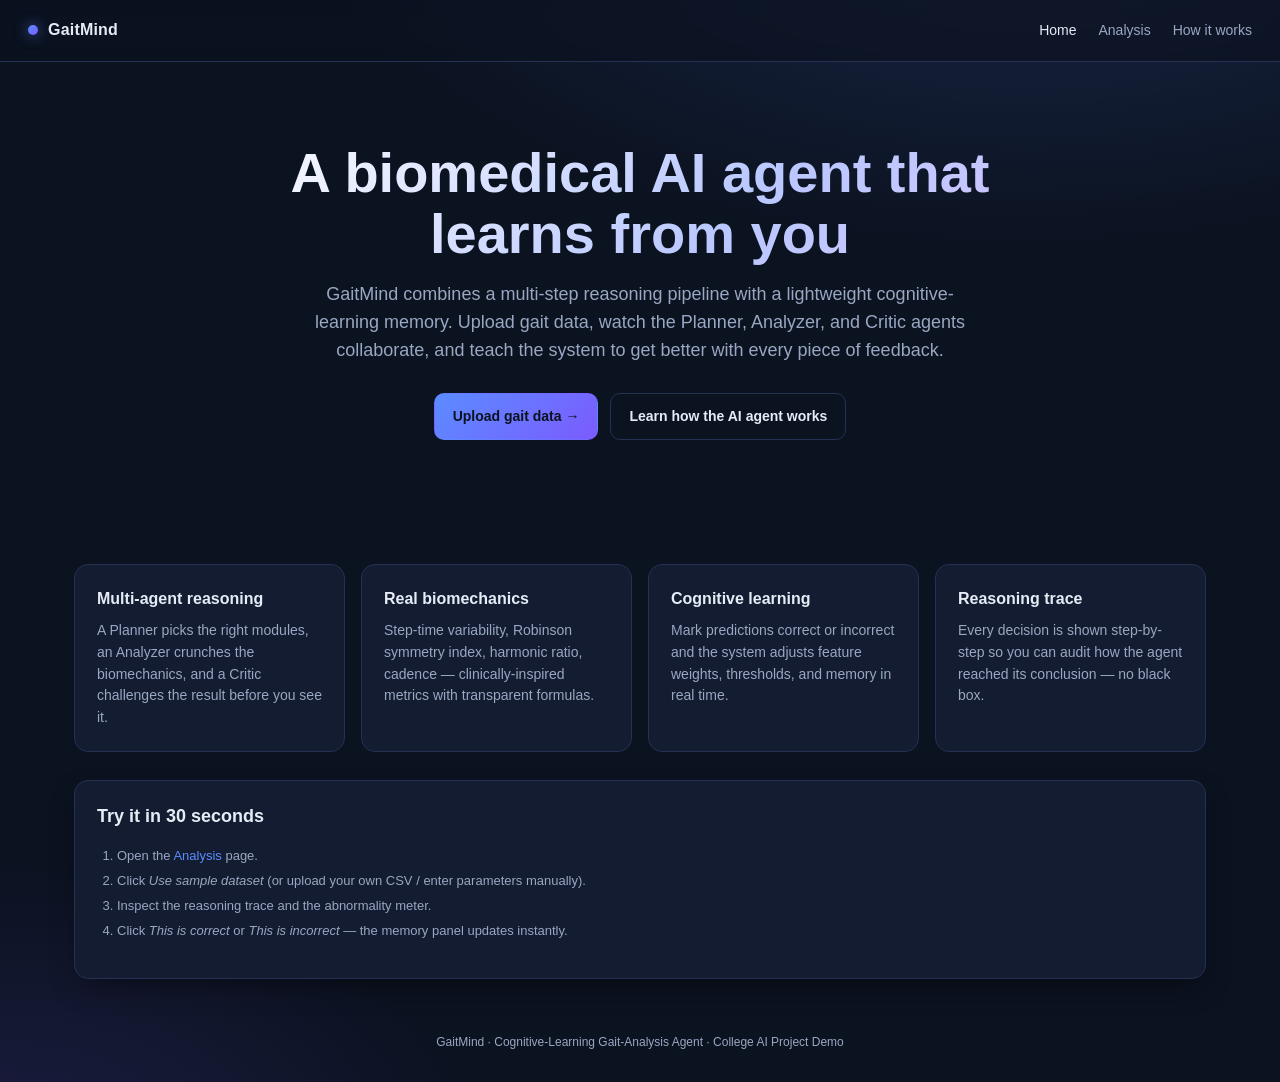
<file: frontend/index.html>
<!DOCTYPE html>
<html lang="en">
<head>
  <meta charset="UTF-8">
  <meta name="viewport" content="width=device-width, initial-scale=1.0">
  <title>GaitMind — Cognitive-Learning Gait-Analysis Agent</title>
  <link rel="stylesheet" href="css/styles.css">
</head>
<body>

  <nav class="nav">
    <a class="nav__brand" href="index.html">
      <span class="dot"></span>
      <span>GaitMind</span>
    </a>
    <div class="nav__links">
      <a href="index.html" class="active">Home</a>
      <a href="analysis.html">Analysis</a>
      <a href="how-it-works.html">How it works</a>
    </div>
  </nav>

  <header class="hero">
    <h1>A biomedical AI agent that learns from you</h1>
    <p>
      GaitMind combines a multi-step reasoning pipeline with a lightweight
      cognitive-learning memory. Upload gait data, watch the Planner, Analyzer,
      and Critic agents collaborate, and teach the system to get better with
      every piece of feedback.
    </p>
    <div class="cta-row">
      <a class="btn btn--primary" href="analysis.html">Upload gait data →</a>
      <a class="btn btn--ghost"   href="how-it-works.html">Learn how the AI agent works</a>
    </div>
  </header>

  <main class="container">
    <section class="features">
      <div class="feature">
        <h3>Multi-agent reasoning</h3>
        <p>A Planner picks the right modules, an Analyzer crunches the
           biomechanics, and a Critic challenges the result before you see it.</p>
      </div>
      <div class="feature">
        <h3>Real biomechanics</h3>
        <p>Step-time variability, Robinson symmetry index, harmonic ratio,
           cadence — clinically-inspired metrics with transparent formulas.</p>
      </div>
      <div class="feature">
        <h3>Cognitive learning</h3>
        <p>Mark predictions correct or incorrect and the system adjusts feature
           weights, thresholds, and memory in real time.</p>
      </div>
      <div class="feature">
        <h3>Reasoning trace</h3>
        <p>Every decision is shown step-by-step so you can audit how the agent
           reached its conclusion — no black box.</p>
      </div>
    </section>

    <section class="card" style="margin-top: 28px;">
      <h2>Try it in 30 seconds</h2>
      <ol class="muted small" style="line-height: 1.9; padding-left: 20px;">
        <li>Open the <a href="analysis.html">Analysis</a> page.</li>
        <li>Click <em>Use sample dataset</em> (or upload your own CSV / enter parameters manually).</li>
        <li>Inspect the reasoning trace and the abnormality meter.</li>
        <li>Click <em>This is correct</em> or <em>This is incorrect</em> — the
            memory panel updates instantly.</li>
      </ol>
    </section>
  </main>

  <footer class="footer">
    GaitMind · Cognitive-Learning Gait-Analysis Agent · College AI Project Demo
  </footer>

  <script src="js/main.js"></script>
</body>
</html>
</file>
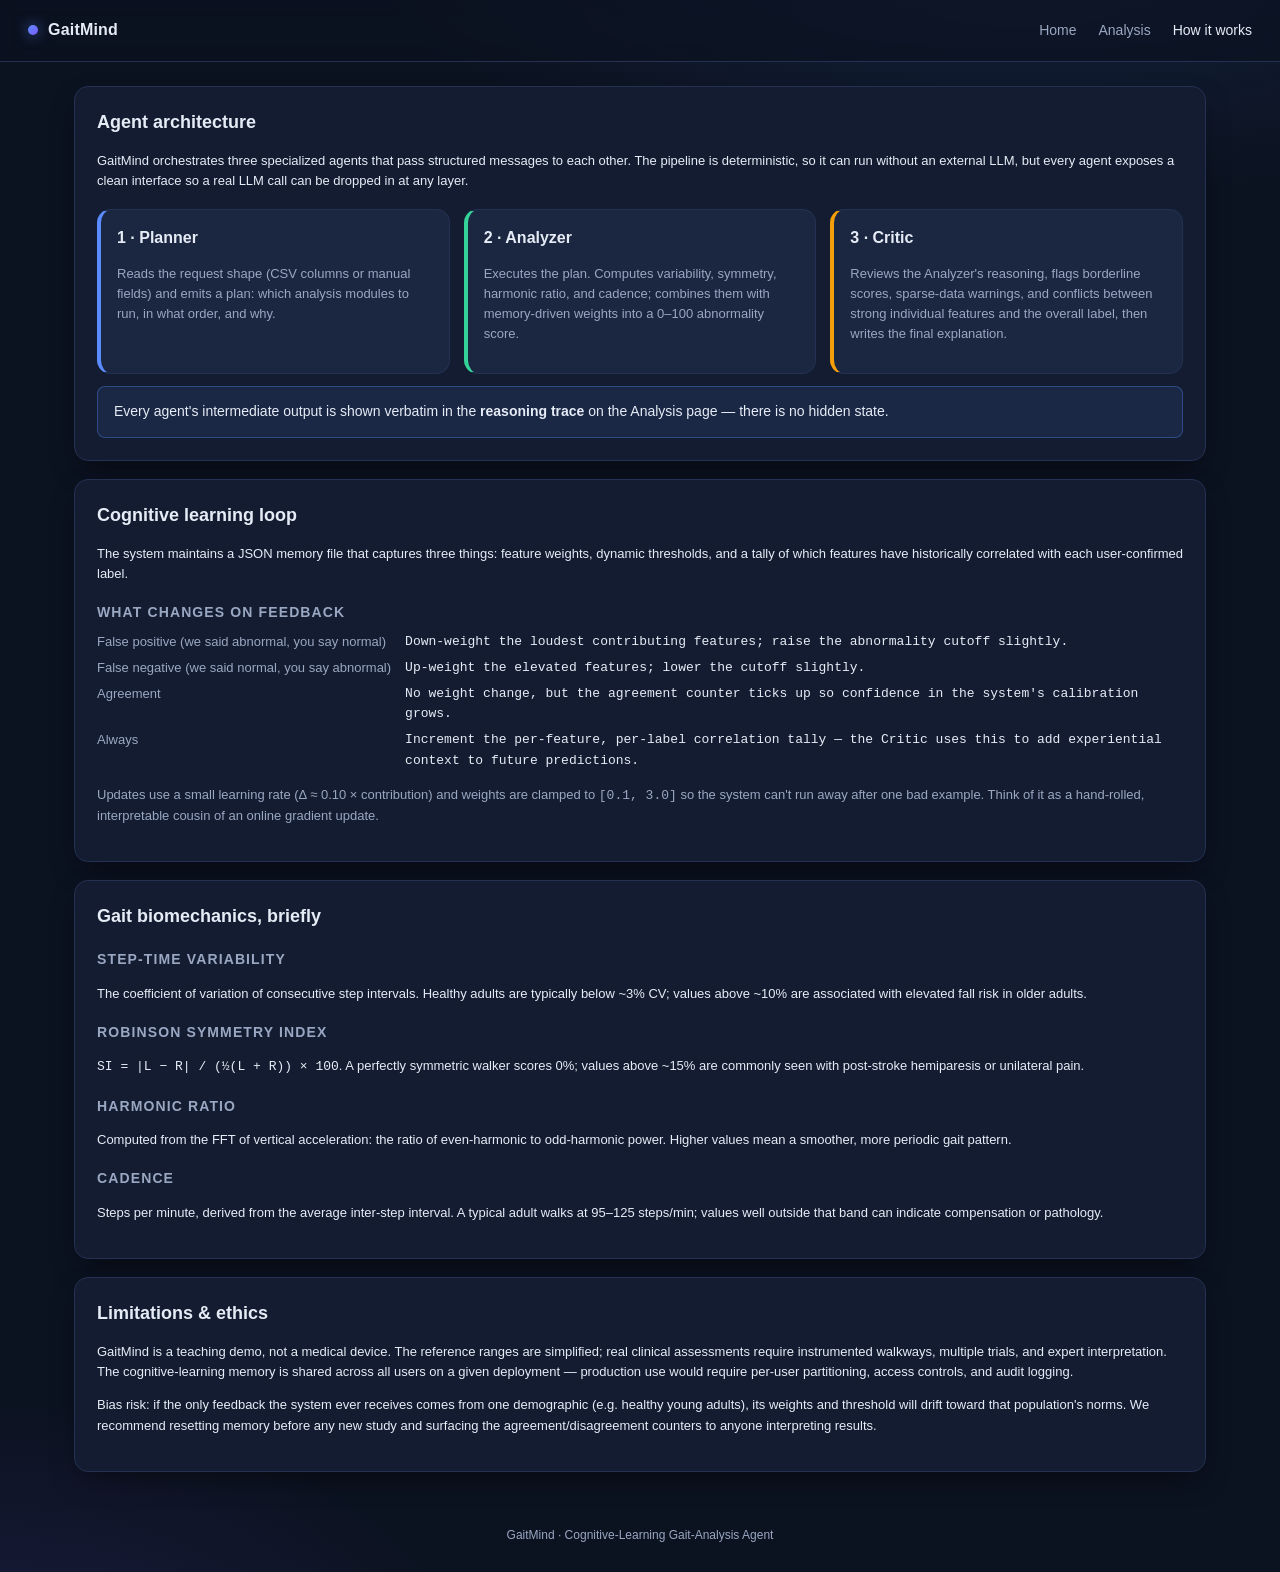
<file: frontend/how-it-works.html>
<!DOCTYPE html>
<html lang="en">
<head>
  <meta charset="UTF-8">
  <meta name="viewport" content="width=device-width, initial-scale=1.0">
  <title>How it works — GaitMind</title>
  <link rel="stylesheet" href="css/styles.css">
</head>
<body>

  <nav class="nav">
    <a class="nav__brand" href="index.html">
      <span class="dot"></span>
      <span>GaitMind</span>
    </a>
    <div class="nav__links">
      <a href="index.html">Home</a>
      <a href="analysis.html">Analysis</a>
      <a href="how-it-works.html" class="active">How it works</a>
    </div>
  </nav>

  <main class="container">

    <section class="card">
      <h2>Agent architecture</h2>
      <p class="small">
        GaitMind orchestrates three specialized agents that pass structured
        messages to each other. The pipeline is deterministic, so it can run
        without an external LLM, but every agent exposes a clean interface so
        a real LLM call can be dropped in at any layer.
      </p>

      <div class="flow">
        <div class="flow__node planner">
          <h4>1 · Planner</h4>
          <p class="small muted">
            Reads the request shape (CSV columns or manual fields) and emits a
            plan: which analysis modules to run, in what order, and why.
          </p>
        </div>
        <div class="flow__node analyzer">
          <h4>2 · Analyzer</h4>
          <p class="small muted">
            Executes the plan. Computes variability, symmetry, harmonic ratio,
            and cadence; combines them with memory-driven weights into a 0–100
            abnormality score.
          </p>
        </div>
        <div class="flow__node critic">
          <h4>3 · Critic</h4>
          <p class="small muted">
            Reviews the Analyzer's reasoning, flags borderline scores,
            sparse-data warnings, and conflicts between strong individual
            features and the overall label, then writes the final explanation.
          </p>
        </div>
      </div>

      <div class="callout">
        Every agent's intermediate output is shown verbatim in the
        <strong>reasoning trace</strong> on the Analysis page — there is no
        hidden state.
      </div>
    </section>

    <section class="card">
      <h2>Cognitive learning loop</h2>
      <p class="small">
        The system maintains a JSON memory file that captures three things:
        feature weights, dynamic thresholds, and a tally of which features have
        historically correlated with each user-confirmed label.
      </p>

      <h3>What changes on feedback</h3>
      <div class="kv small">
        <dt>False positive (we said abnormal, you say normal)</dt>
        <dd>Down-weight the loudest contributing features; raise the
            abnormality cutoff slightly.</dd>
        <dt>False negative (we said normal, you say abnormal)</dt>
        <dd>Up-weight the elevated features; lower the cutoff slightly.</dd>
        <dt>Agreement</dt>
        <dd>No weight change, but the agreement counter ticks up so confidence
            in the system's calibration grows.</dd>
        <dt>Always</dt>
        <dd>Increment the per-feature, per-label correlation tally — the Critic
            uses this to add experiential context to future predictions.</dd>
      </div>

      <p class="small muted" style="margin-top:14px;">
        Updates use a small learning rate (Δ ≈ 0.10 × contribution) and weights
        are clamped to <code>[0.1, 3.0]</code> so the system can't run away
        after one bad example. Think of it as a hand-rolled, interpretable
        cousin of an online gradient update.
      </p>
    </section>

    <section class="card">
      <h2>Gait biomechanics, briefly</h2>
      <h3>Step-time variability</h3>
      <p class="small">
        The coefficient of variation of consecutive step intervals. Healthy
        adults are typically below ~3% CV; values above ~10% are associated
        with elevated fall risk in older adults.
      </p>
      <h3>Robinson symmetry index</h3>
      <p class="small">
        <code>SI = |L − R| / (½(L + R)) × 100</code>. A perfectly symmetric
        walker scores 0%; values above ~15% are commonly seen with
        post-stroke hemiparesis or unilateral pain.
      </p>
      <h3>Harmonic ratio</h3>
      <p class="small">
        Computed from the FFT of vertical acceleration: the ratio of
        even-harmonic to odd-harmonic power. Higher values mean a smoother,
        more periodic gait pattern.
      </p>
      <h3>Cadence</h3>
      <p class="small">
        Steps per minute, derived from the average inter-step interval. A
        typical adult walks at 95–125 steps/min; values well outside that
        band can indicate compensation or pathology.
      </p>
    </section>

    <section class="card">
      <h2>Limitations &amp; ethics</h2>
      <p class="small">
        GaitMind is a teaching demo, not a medical device. The reference
        ranges are simplified; real clinical assessments require
        instrumented walkways, multiple trials, and expert interpretation.
        The cognitive-learning memory is shared across all users on a given
        deployment — production use would require per-user partitioning,
        access controls, and audit logging.
      </p>
      <p class="small">
        Bias risk: if the only feedback the system ever receives comes from
        one demographic (e.g. healthy young adults), its weights and threshold
        will drift toward that population's norms. We recommend resetting
        memory before any new study and surfacing the agreement/disagreement
        counters to anyone interpreting results.
      </p>
    </section>

  </main>

  <footer class="footer">
    GaitMind · Cognitive-Learning Gait-Analysis Agent
  </footer>
</body>
</html>
</file>
<file: frontend/css/styles.css>
/* ==========================================================================
   Cognitive-Learning Gait-Analysis Agent — global styles
   ========================================================================== */

:root {
  --bg:            #0b1220;
  --bg-elev:       #131c30;
  --bg-elev-2:     #1b2640;
  --border:        #243152;
  --text:          #e6ecf6;
  --text-dim:      #9aa7c2;
  --accent:        #5b8cff;
  --accent-2:      #7b5bff;
  --good:          #34d399;
  --warn:          #f59e0b;
  --bad:           #ef4444;
  --planner:       #5b8cff;
  --analyzer:      #34d399;
  --critic:        #f59e0b;
  --radius:        14px;
  --radius-sm:     8px;
  --shadow:        0 12px 30px -10px rgba(0,0,0,.55);
  --mono: ui-monospace, "SF Mono", Menlo, Consolas, monospace;
}

* { box-sizing: border-box; }

html, body {
  margin: 0;
  padding: 0;
  background:
    radial-gradient(1200px 600px at 80% -10%, rgba(91,140,255,.18), transparent 60%),
    radial-gradient(900px 600px at 0% 110%, rgba(123,91,255,.16), transparent 55%),
    var(--bg);
  color: var(--text);
  font-family: -apple-system, BlinkMacSystemFont, "Segoe UI", Roboto, Helvetica,
               Arial, sans-serif;
  line-height: 1.55;
  -webkit-font-smoothing: antialiased;
}

a { color: var(--accent); text-decoration: none; }
a:hover { text-decoration: underline; }

.container {
  max-width: 1180px;
  margin: 0 auto;
  padding: 24px;
}

/* ---------- Navigation ---------------------------------------------------- */

.nav {
  display: flex;
  align-items: center;
  justify-content: space-between;
  padding: 18px 28px;
  border-bottom: 1px solid var(--border);
  backdrop-filter: blur(8px);
  background: rgba(11, 18, 32, 0.65);
  position: sticky; top: 0; z-index: 50;
}
.nav__brand {
  display: flex; align-items: center; gap: 10px;
  font-weight: 700; letter-spacing: .2px; color: var(--text);
}
.nav__brand .dot {
  width: 10px; height: 10px; border-radius: 50%;
  background: linear-gradient(135deg, var(--accent), var(--accent-2));
  box-shadow: 0 0 14px rgba(91,140,255,.7);
}
.nav__links { display: flex; gap: 22px; }
.nav__links a {
  color: var(--text-dim);
  font-size: 14px;
  font-weight: 500;
}
.nav__links a.active, .nav__links a:hover {
  color: var(--text); text-decoration: none;
}

/* ---------- Hero ---------------------------------------------------------- */

.hero {
  padding: 80px 24px 60px;
  text-align: center;
  max-width: 920px;
  margin: 0 auto;
}
.hero h1 {
  font-size: clamp(36px, 5vw, 56px);
  margin: 0 0 16px;
  line-height: 1.1;
  background: linear-gradient(135deg, #fff 0%, #b9c8ff 60%, #d3c4ff 100%);
  -webkit-background-clip: text; background-clip: text;
  -webkit-text-fill-color: transparent;
}
.hero p {
  font-size: 18px;
  color: var(--text-dim);
  max-width: 680px;
  margin: 0 auto 28px;
}
.hero .cta-row { display: flex; gap: 12px; justify-content: center; flex-wrap: wrap; }

/* ---------- Buttons ------------------------------------------------------ */

.btn {
  display: inline-flex; align-items: center; gap: 8px;
  padding: 12px 18px;
  border-radius: 10px;
  border: 1px solid transparent;
  font-size: 14px; font-weight: 600;
  cursor: pointer;
  transition: transform .06s ease, background .15s ease, border-color .15s ease;
  background: var(--bg-elev-2);
  color: var(--text);
}
.btn:hover { transform: translateY(-1px); }
.btn--primary {
  background: linear-gradient(135deg, var(--accent), var(--accent-2));
  color: #0b1220;
  border-color: transparent;
}
.btn--ghost {
  background: transparent;
  border-color: var(--border);
  color: var(--text);
}
.btn--good   { background: var(--good); color: #062e22; }
.btn--bad    { background: var(--bad);  color: #2a0707; }
.btn:disabled { opacity: .5; cursor: not-allowed; transform: none; }

/* ---------- Feature grid (home) ------------------------------------------ */

.features {
  display: grid;
  grid-template-columns: repeat(auto-fit, minmax(240px, 1fr));
  gap: 16px;
  margin-top: 40px;
}
.feature {
  background: var(--bg-elev);
  border: 1px solid var(--border);
  border-radius: var(--radius);
  padding: 22px;
}
.feature h3 { margin: 0 0 8px; font-size: 16px; }
.feature p  { margin: 0; color: var(--text-dim); font-size: 14px; }

/* ---------- Cards / panels ----------------------------------------------- */

.card {
  background: var(--bg-elev);
  border: 1px solid var(--border);
  border-radius: var(--radius);
  padding: 22px;
  box-shadow: var(--shadow);
}
.card + .card { margin-top: 18px; }
.card h2 { margin: 0 0 14px; font-size: 18px; }
.card h3 { margin: 18px 0 8px; font-size: 14px; color: var(--text-dim);
           text-transform: uppercase; letter-spacing: .08em; }

.grid {
  display: grid;
  grid-template-columns: 1.1fr 1fr;
  gap: 18px;
}
@media (max-width: 900px) { .grid { grid-template-columns: 1fr; } }

/* ---------- Inputs ------------------------------------------------------- */

.field { display: flex; flex-direction: column; gap: 6px; margin-bottom: 12px; }
.field label { font-size: 13px; color: var(--text-dim); }
.field input, .field textarea {
  background: var(--bg-elev-2);
  border: 1px solid var(--border);
  border-radius: var(--radius-sm);
  padding: 10px 12px;
  color: var(--text);
  font-size: 14px;
  font-family: inherit;
}
.field input:focus, .field textarea:focus {
  outline: none; border-color: var(--accent);
}
.field-row {
  display: grid;
  grid-template-columns: 1fr 1fr;
  gap: 12px;
}

/* ---------- Upload ------------------------------------------------------- */

.upload {
  border: 2px dashed var(--border);
  border-radius: var(--radius);
  padding: 22px;
  text-align: center;
  transition: border-color .15s ease, background .15s ease;
}
.upload.drag { border-color: var(--accent); background: rgba(91,140,255,.08); }
.upload p { margin: 6px 0; color: var(--text-dim); font-size: 14px; }
.upload .filename { color: var(--text); font-weight: 600; word-break: break-all; }

/* ---------- Reasoning trace ---------------------------------------------- */

.trace { display: flex; flex-direction: column; gap: 10px; }
.trace__step {
  display: flex; gap: 12px;
  background: var(--bg-elev-2);
  border-left: 4px solid var(--planner);
  border-radius: var(--radius-sm);
  padding: 12px 14px;
}
.trace__step.analyzer { border-left-color: var(--analyzer); }
.trace__step.critic   { border-left-color: var(--critic); }
.trace__chip {
  align-self: flex-start;
  font-size: 11px;
  padding: 2px 8px;
  border-radius: 999px;
  font-weight: 700;
  letter-spacing: .04em;
  text-transform: uppercase;
  color: #0b1220;
}
.trace__chip.planner  { background: var(--planner); }
.trace__chip.analyzer { background: var(--analyzer); }
.trace__chip.critic   { background: var(--critic); }
.trace__body { font-size: 14px; }
.trace__body b { color: var(--text); }
.trace__body ul { margin: 6px 0 0; padding-left: 18px; color: var(--text-dim); }

/* ---------- Score meter -------------------------------------------------- */

.score {
  display: grid;
  grid-template-columns: 1fr auto;
  align-items: center;
  gap: 18px;
}
.score__bar {
  height: 16px;
  background: var(--bg-elev-2);
  border-radius: 999px;
  overflow: hidden;
  position: relative;
  border: 1px solid var(--border);
}
.score__fill {
  height: 100%;
  width: 0%;
  background: linear-gradient(90deg, var(--good), var(--warn) 50%, var(--bad));
  transition: width .4s ease;
}
.score__num {
  font-family: var(--mono);
  font-size: 28px;
  font-weight: 700;
  min-width: 110px;
  text-align: right;
}
.label-pill {
  display: inline-flex; align-items: center; gap: 6px;
  padding: 4px 10px; border-radius: 999px; font-size: 12px;
  font-weight: 700; letter-spacing: .04em; text-transform: uppercase;
}
.label-pill.normal   { background: rgba(52,211,153,.15); color: var(--good); }
.label-pill.abnormal { background: rgba(239,68,68,.15);  color: var(--bad); }

/* ---------- Feedback row ------------------------------------------------- */

.feedback {
  display: flex;
  gap: 10px;
  align-items: center;
  flex-wrap: wrap;
}
.feedback__status { font-size: 13px; color: var(--text-dim); }

/* ---------- Memory pane -------------------------------------------------- */

.weights {
  display: grid;
  grid-template-columns: repeat(auto-fit, minmax(140px, 1fr));
  gap: 10px;
}
.weight {
  background: var(--bg-elev-2);
  padding: 12px;
  border-radius: var(--radius-sm);
  border: 1px solid var(--border);
}
.weight__name { font-size: 12px; color: var(--text-dim); text-transform: uppercase;
                 letter-spacing: .06em; }
.weight__val  { font-family: var(--mono); font-size: 18px; font-weight: 700; }

/* ---------- Tabs --------------------------------------------------------- */

.tabs {
  display: flex; gap: 6px; margin-bottom: 12px;
  border-bottom: 1px solid var(--border);
}
.tabs button {
  background: none; border: none; color: var(--text-dim);
  padding: 10px 14px; font-size: 14px; font-weight: 600;
  cursor: pointer;
  border-bottom: 2px solid transparent;
}
.tabs button.active {
  color: var(--text); border-bottom-color: var(--accent);
}

/* ---------- Misc --------------------------------------------------------- */

.kv { display: grid; grid-template-columns: max-content 1fr; gap: 6px 14px; }
.kv dt { color: var(--text-dim); font-size: 13px; }
.kv dd { margin: 0; font-family: var(--mono); font-size: 13px; }

.muted { color: var(--text-dim); }
.small { font-size: 13px; }

.footer {
  text-align: center;
  color: var(--text-dim);
  font-size: 12px;
  padding: 30px 20px;
}

.spinner {
  display: inline-block;
  width: 14px; height: 14px;
  border-radius: 50%;
  border: 2px solid rgba(255,255,255,.25);
  border-top-color: var(--accent);
  animation: spin .8s linear infinite;
}
@keyframes spin { to { transform: rotate(360deg); } }

.hidden { display: none !important; }

/* ---------- How-it-works page diagram ------------------------------------ */

.flow {
  display: grid;
  grid-template-columns: repeat(3, 1fr);
  gap: 14px;
  margin: 18px 0 12px;
}
@media (max-width: 800px) { .flow { grid-template-columns: 1fr; } }
.flow__node {
  background: var(--bg-elev-2);
  border: 1px solid var(--border);
  border-radius: var(--radius);
  padding: 16px;
  position: relative;
}
.flow__node h4 { margin: 0 0 6px; }
.flow__node.planner  { border-left: 4px solid var(--planner);  }
.flow__node.analyzer { border-left: 4px solid var(--analyzer); }
.flow__node.critic   { border-left: 4px solid var(--critic);   }

.callout {
  background: rgba(91,140,255,.10);
  border: 1px solid rgba(91,140,255,.35);
  padding: 14px 16px;
  border-radius: var(--radius-sm);
  font-size: 14px;
}
</file>
